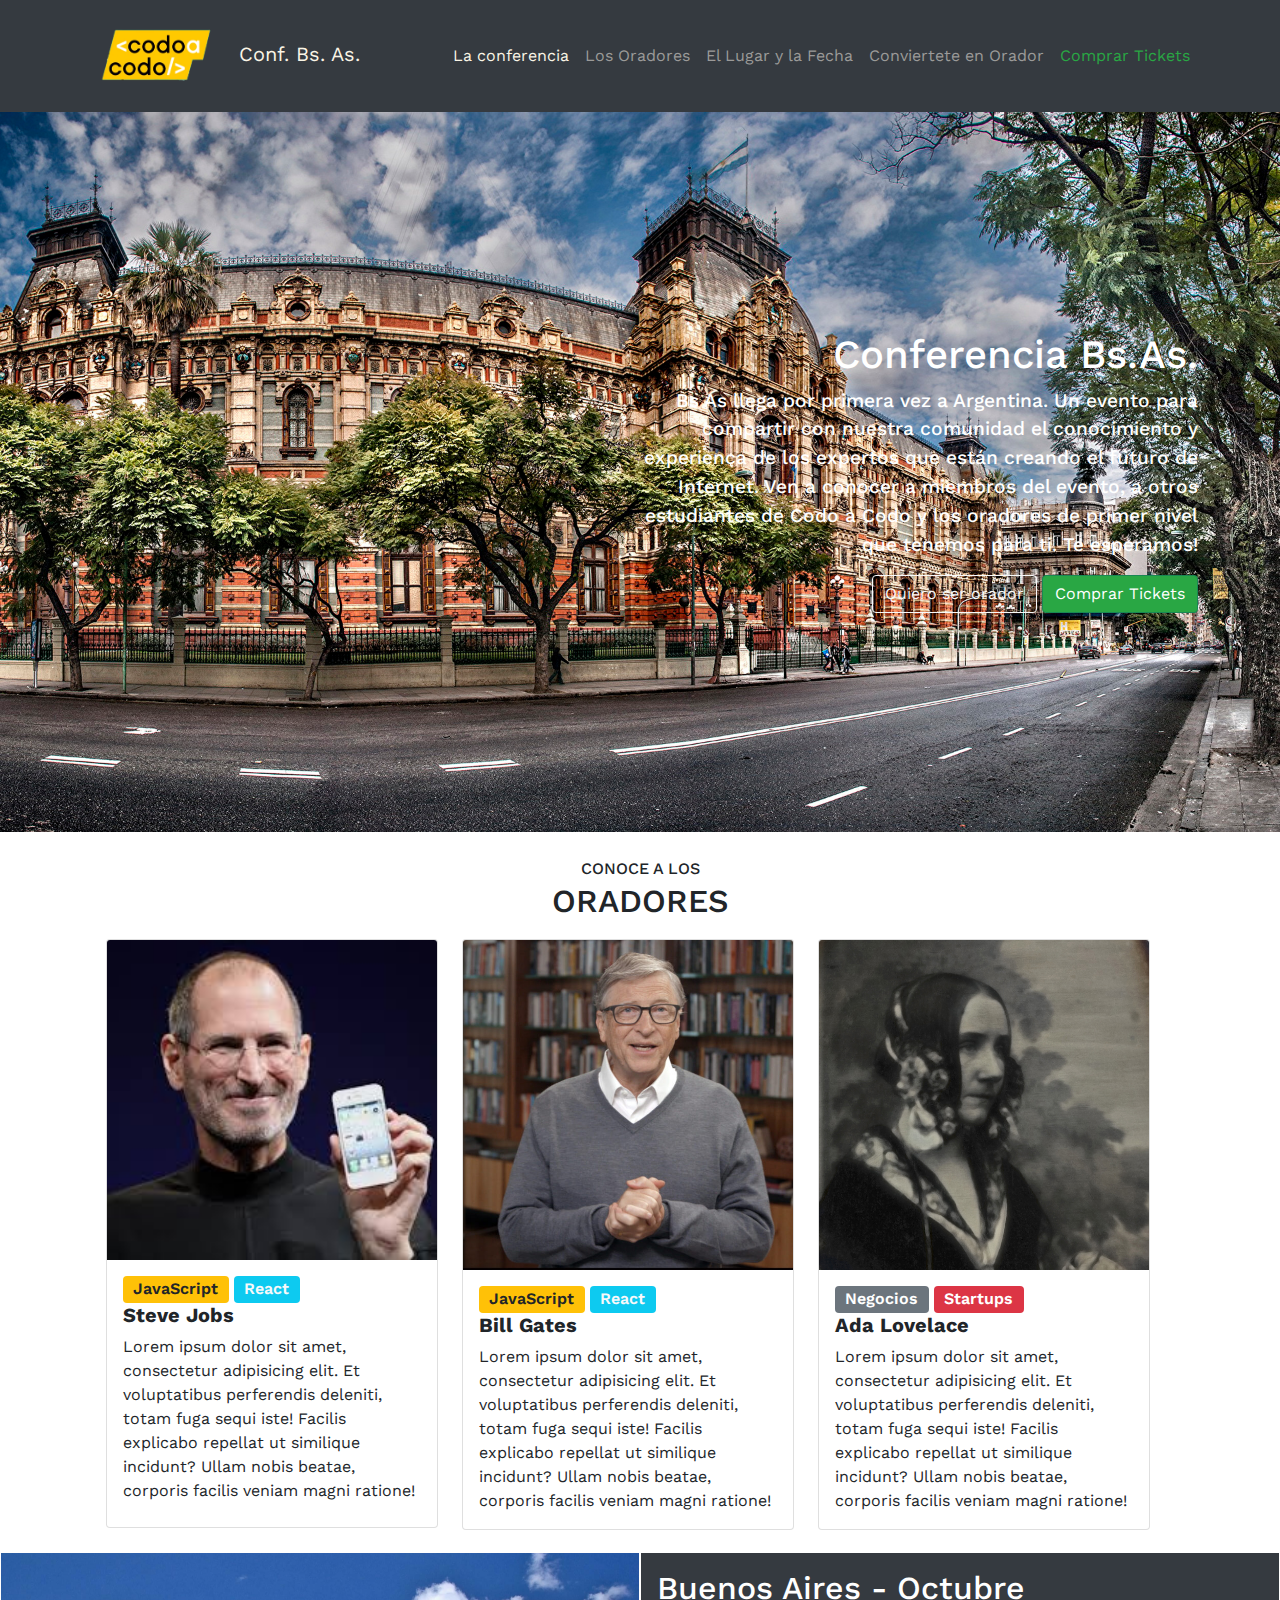
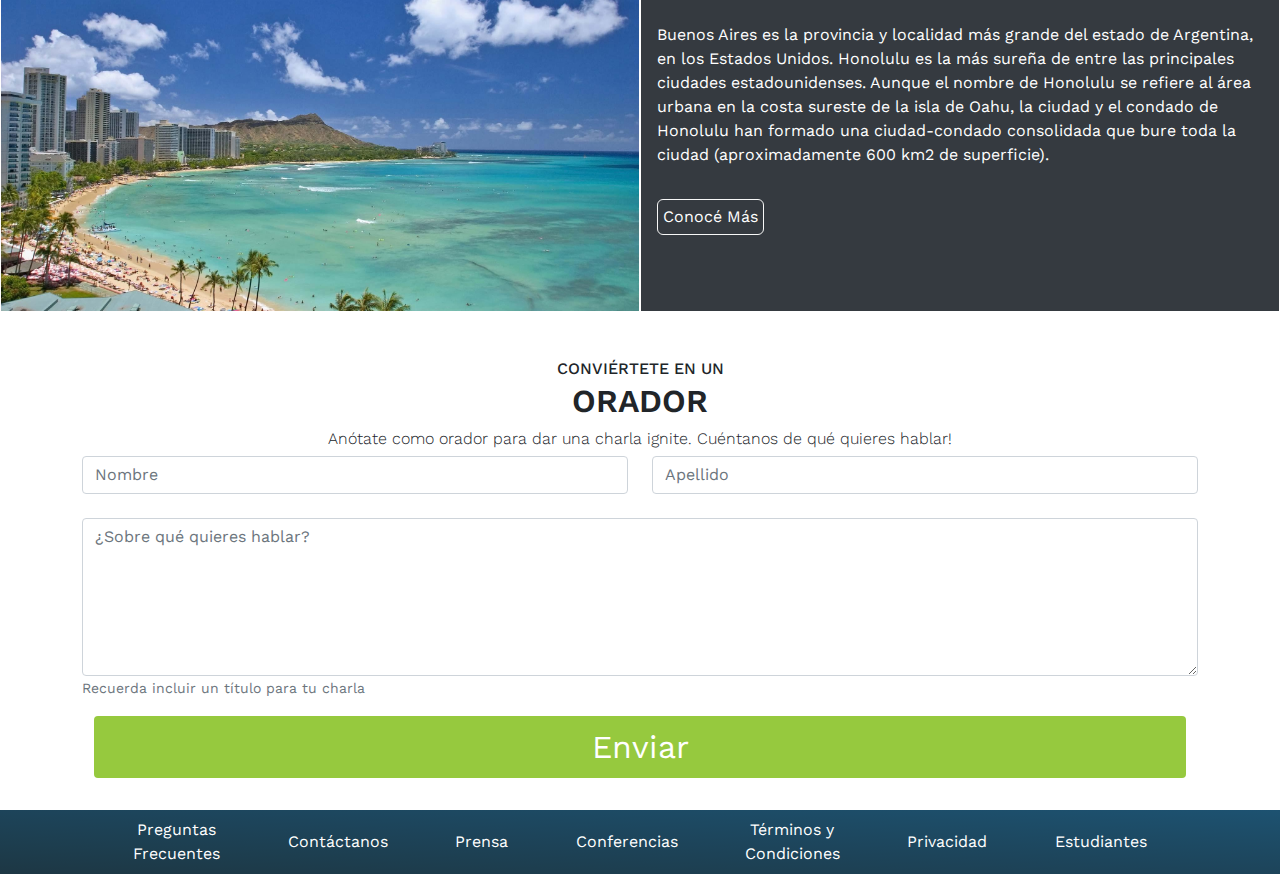
<file: index.html>
<!DOCTYPE html>
<html lang="es">

<head>
    <meta charset="UTF-8">
    <meta http-equiv="X-UA-Compatible" content="IE=edge">
    <meta name="viewport" content="width=device-width, initial-scale=1.0">
    <title>Proyecto</title>
    <link rel="stylesheet" href="./css/bootstrap.min.css">
    <link rel="stylesheet" href="./css/styles.css">
</head>

<body class="body">

    <header class="header">

        <div>
            <nav class="navbar navbar-expand-lg navbar-light colorNav">
                <div class="container">
                    <a class="navbar-brand" href="#">
                        <img src="./assets/img/codoacodo1.png" alt="logo de codo a codo" width="150px">
                        Conf. Bs. As.
                    </a>
                    <button class="navbar-toggler" type="button" data-bs-toggle="collapse" data-bs-target="#navbarNav"
                        aria-controls="navbarNav" aria-expanded="false" aria-label="Toggle navigation">
                        <span class="navbar-toggler-icon"></span>
                    </button>
                    <div class="collapse navbar-collapse" id="navbarNav">
                        <ul class="navbar-nav w-100 justify-content-end">
                            <li class="nav-item">
                                <a class="nav-link active" aria-current="page" href="#conferencia">La conferencia</a>
                            </li>
                            <li class="nav-item">
                                <a class="nav-link" href="#oradores">Los Oradores</a>
                            </li>
                            <li class="nav-item">
                                <a class="nav-link" href="#lugarFecha">El Lugar y la Fecha</a>
                            </li>
                            <li class="nav-item">
                                <a class="nav-link" href="#formulario">Conviertete en Orador</a>
                            <li class="nav-item">
                                <a class="nav-link comprarTickets" href="./pages/comprar_tickets.html">
                                    Comprar Tickets</a>
                            </li>
                        </ul>
                    </div>
                </div>
            </nav>
        </div>

        <section id="conferencia">
            <div id="carouselExampleSlidesOnly" class="carousel slide" data-ride="carousel">
                <div class="carousel-inner">
                    <div class="carousel-item active">
                        <img class="d-block" src="./assets/img/ba1.jpg" alt="First slide">
                        <div class="carousel-caption container">
                            <div class="cont-conferencia">
                                <h1>Conferencia Bs.As.</h1>
                                <p>Bs As llega por primera vez a Argentina. Un evento para compartir con
                                    nuestra comunidad el conocimiento y experienca de los expertos que están creando el
                                    futuro de
                                    Internet. Ven a conocer a miembros del evento, a otros estudiantes de Codo a Codo y
                                    los oradores de
                                    primer nivel que tenemos para ti. Te esperamos!</p>
                                <div class="btnHeader">
                                    <button type="button" class="btn btn-outline-light">Quiero ser orador</button>
                                    <button type="button" class="btn btn-success comprar-tickets">Comprar
                                        Tickets</button>
                                </div>
                            </div>
                        </div>
                    </div>
                    <div class="carousel-item">
                        <img class="d-block" src="./assets/img/ba2.jpg" alt="Second slide">
                        <div class="carousel-caption  container">
                            <div class="cont-conferencia">
                                <h1>Conferencia Bs.As.</h1>
                                <p>Bs As llega por primera vez a Argentina. Un evento para compartir con
                                    nuestra comunidad el conocimiento y experienca de los expertos que están creando el
                                    futuro de
                                    Internet. Ven a conocer a miembros del evento, a otros estudiantes de Codo a Codo y
                                    los oradores de
                                    primer nivel que tenemos para ti. Te esperamos!</p>
                                <div class="btnHeader">
                                    <button type="button" class="btn btn-outline-light">Quiero ser orador</button>
                                    <button type="button" class="btn btn-success comprar-tickets">Comprar
                                        Tickets</button>
                                </div>
                            </div>
                        </div>
                    </div>

                    <div class="carousel-item">
                        <img class="d-block" src="./assets/img/ba3.jpg" alt="Third slide">
                        <div class="carousel-caption  container">
                            <div class="cont-conferencia">
                                <h1>Conferencia Bs.As.</h1>
                                <p>Bs As llega por primera vez a Argentina. Un evento para compartir con
                                    nuestra comunidad el conocimiento y experienca de los expertos que están creando el
                                    futuro de
                                    Internet. Ven a conocer a miembros del evento, a otros estudiantes de Codo a Codo y
                                    los oradores de
                                    primer nivel que tenemos para ti. Te esperamos!</p>
                                <div class="btnHeader">
                                    <button type="button" class="btn btn-outline-light">Quiero ser orador</button>
                                    <button type="button" class="btn btn-success comprar-tickets">Comprar
                                        Tickets</button>
                                </div>
                            </div>
                        </div>
                    </div>
                </div>
            </div>
        </section>
    </header>

    <main>

        <section id="oradores" class="sectionOradores d-flex flex-column justify-content-center container">

            <div class="container text-center">
                <h2 class="text-center"><span class="spanOradores">CONOCE A LOS</span><br>ORADORES</h2>
            </div>

            <div class="container row">
                <div class="col-sm-12 col-md-4">
                    <div class="card pb-2">
                        <img src="./assets/img/steve.jpg" class="card-img-top" alt="Imagen de Steve Jobs">
                        <div class="card-body">
                            <span class="badge bg-warning text-dark">JavaScript</span>
                            <span class="badge bg-info text-light">React</span>
                            <h5 class="card-title">Steve Jobs</h5>
                            <p class="card-text">Lorem ipsum dolor sit amet, consectetur adipisicing elit. Et
                                voluptatibus
                                perferendis
                                deleniti, totam fuga sequi iste! Facilis explicabo repellat ut similique incidunt? Ullam
                                nobis beatae, corporis facilis veniam magni ratione!</p>
                        </div>
                    </div>
                </div>

                <div class="col-sm-12 col-md-4">
                    <div class="card">
                        <img src="./assets/img/bill.jpg" class="card-img-top" alt="Imagen de Bill Gates">
                        <div class="card-body">
                            <span class="badge bg-warning text-dark">JavaScript</span>
                            <span class="badge bg-info text-light">React</span>
                            <h5 class="card-title">Bill Gates</h5>
                            <p class="card-text">Lorem ipsum dolor sit amet, consectetur adipisicing elit. Et
                                voluptatibus
                                perferendis
                                deleniti, totam fuga sequi iste! Facilis explicabo repellat ut similique incidunt? Ullam
                                nobis beatae, corporis facilis veniam magni ratione!</p>
                        </div>
                    </div>
                </div>

                <div class=" col-sm-12 col-md-4">

                    <div class="card">
                        <img src="./assets/img/ada.jpeg" class="card-img-top" alt="Imagen de Ada Lovelace">
                        <div class="card-body">
                            <span class="badge bg-secondary">Negocios</span>
                            <span class="badge bg-danger">Startups</span>
                            <h5 class="card-title">Ada Lovelace</h5>
                            <p class="card-text">Lorem ipsum dolor sit amet, consectetur adipisicing elit. Et
                                voluptatibus
                                perferendis
                                deleniti, totam fuga sequi iste! Facilis explicabo repellat ut similique incidunt? Ullam
                                nobis beatae, corporis facilis veniam magni ratione!</p>
                        </div>
                    </div>
                </div>

            </div>

        </section>

        <section id="lugarFecha" class="container-fluid">

            <div class="row contHonolulu">
                <div class="col-sm-12 col-md-6 honolulu"></div>
                <div class="col-sm-12 col-md-6 textoHonolulu">
                    <h2>Buenos Aires - Octubre</h2>
                    <p>Buenos Aires es la provincia y localidad más grande del estado de Argentina, en los Estados
                        Unidos.
                        Honolulu es la más sureña de entre las principales ciudades estadounidenses. Aunque el nombre de
                        Honolulu se refiere al área urbana en la costa sureste de la isla de Oahu, la ciudad y el
                        condado de
                        Honolulu han formado una ciudad-condado consolidada que bure toda la ciudad (aproximadamente 600
                        km2
                        de superficie).</p>
                    <a href="">Conocé Más</a>
                </div>
            </div>
        </section>

        <section class="secForm" id="formulario">

            <div class="container text-center">
                <h2><span>CONVIÉRTETE EN UN</span><br>ORADOR</h2>
                <h3>Anótate como orador para dar una charla ignite. Cuéntanos de qué quieres hablar!</h3>
            </div>

            <form class="container">
                <div class="row">

                    <div class="col">
                        <input type="text" class="form-control" placeholder="Nombre">
                    </div>

                    <div class="col">
                        <input type="text" class="form-control" placeholder="Apellido">
                    </div>

                </div>

                <div class="form-group">
                    <label for="exampleFormControlTextarea1"></label>
                    <textarea class="form-control" id="exampleFormControlTextarea1" rows="6"
                        placeholder="¿Sobre qué quieres hablar?"></textarea>
                    <small id="passwordHelpBlock" class="form-text text-muted">
                        Recuerda incluir un título para tu charla
                    </small>
                </div>

                <div class="container">
                    <button type="submit" class="btn w-100">Enviar</button>
                </div>
            </form>

        </section>
    </main>

    <footer class="container-fluid cont-footer">
        <div class="container">
            <div class="row">
                <div class="col-12 text-center">
                    <nav class="nav flex-column flex-md-row justify-content-lg-evenly align-items-lg-center nav-footer">
                        <a class="nav-link" href="#">Preguntas <br> Frecuentes</a>
                        <a class="nav-link" href="#">Contáctanos</a>
                        <a class="nav-link" href="#">Prensa</a>
                        <a class="nav-link" href="#">Conferencias</a>
                        <a class="nav-link" href="#">Términos y <br> Condiciones</a>
                        <a class="nav-link" href="#">Privacidad</a>
                        <a class="nav-link" href="#">Estudiantes</a>
                    </nav>
                </div>
            </div>
        </div>
    </footer>

    <script src="./js/bootstrap.bundle.min.js"></script>
</body>

</html>
</file>
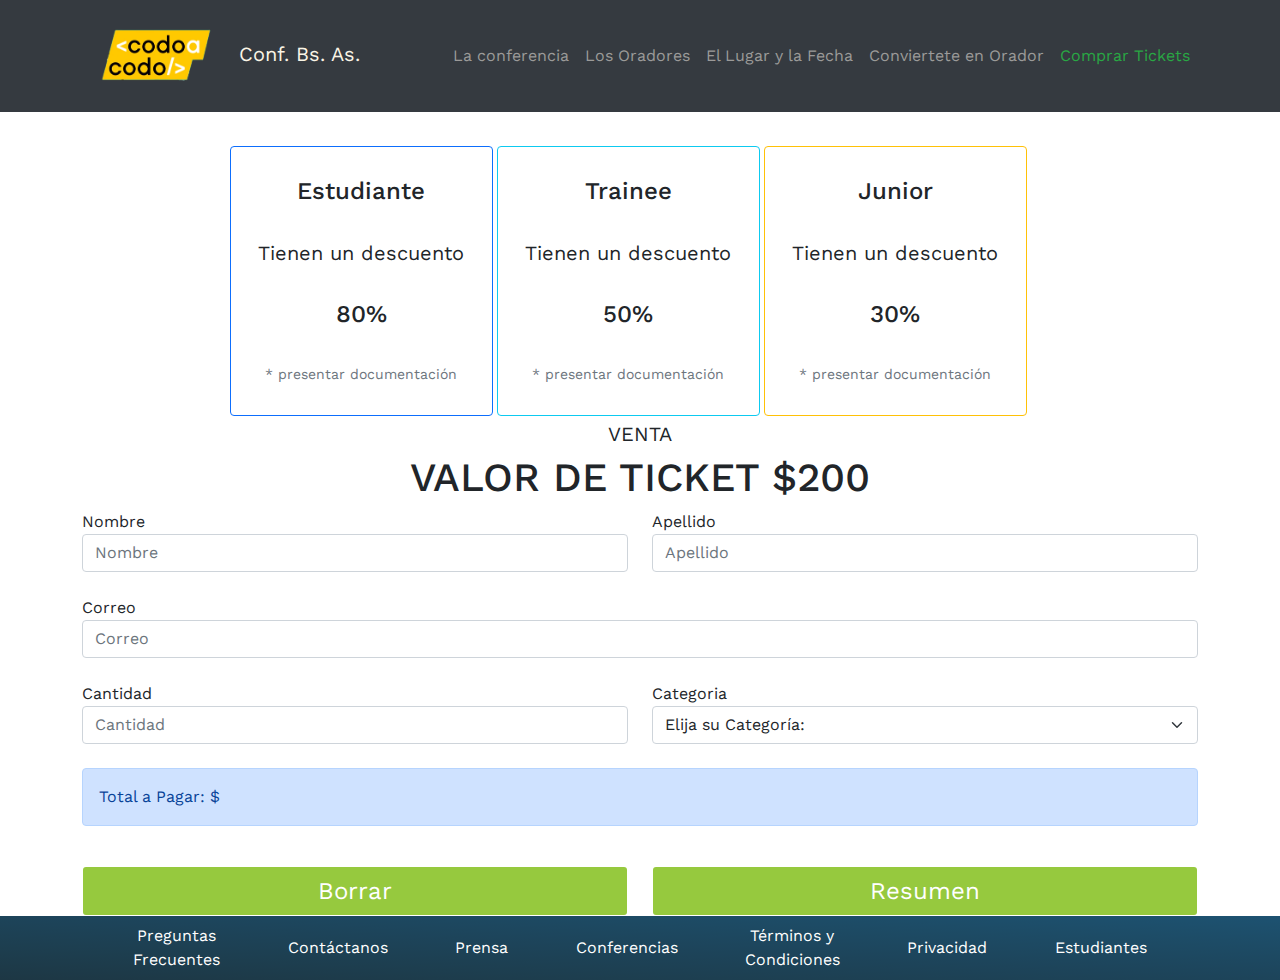
<file: pages/comprar_tickets.html>
<!DOCTYPE html>
<html lang="es">

<head>
    <meta charset="UTF-8">
    <meta http-equiv="X-UA-Compatible" content="IE=edge">
    <meta name="viewport" content="width=device-width, initial-scale=1.0">
    <title>Proyecto</title>
    <link rel="stylesheet" href="../css/bootstrap.css">
    <link rel="stylesheet" href="../css/styles.css">
</head>

<body class="body d-flex flex-column min-vh-100">

    <header class="header">

        <div>
            <nav class="navbar navbar-expand-lg navbar-light colorNav">
                <div class="container">
                    <a class="navbar-brand" href="#">
                        <img src="../assets/img/codoacodo1.png" alt="logo de codo a codo" width="150px">
                        Conf. Bs. As.
                    </a>
                    <button class="navbar-toggler" type="button" data-bs-toggle="collapse" data-bs-target="#navbarNav"
                        aria-controls="navbarNav" aria-expanded="false" aria-label="Toggle navigation">
                        <span class="navbar-toggler-icon"></span>
                    </button>
                    <div class="collapse navbar-collapse" id="navbarNav">
                        <ul class="navbar-nav w-100 justify-content-end">
                            <li class="nav-item">
                                <a class="nav-link" href="../index.html">La conferencia</a>
                            </li>
                            <li class="nav-item">
                                <a class="nav-link" href="../index.html#oradores">Los Oradores</a>
                            </li>
                            <li class="nav-item">
                                <a class="nav-link" href="../index.html#lugarFecha">El Lugar y la Fecha</a>
                            </li>
                            <li class="nav-item">
                                <a class="nav-link" href="../index.html#formulario">Conviertete en Orador</a>
                            <li class="nav-item">
                                <a class="nav-link comprarTickets" aria-current="page"
                                    href="#/pages/comprar_tickets.html">
                                    Comprar Tickets</a>
                            </li>
                        </ul>
                    </div>
                </div>
            </nav>
        </div>
    </header>
    <main>
        <section class="container mt-4 cardsPrecios">
            <div class="container row h-100 justify-content-center">
                <div class="col-sm-12 col-md-3 gx-1 mb-4 h-100">
                    <div class="card h-100 border border-primary">
                        <div class="card-body d-flex flex-column justify-content-around text-center h-100">
                            <h4>Estudiante</h4>
                            <h5 class="descuento">Tienen un descuento</h5>
                            <h4>80%</h4>
                            <small class="text-muted">* presentar documentación</small>
                        </div>
                    </div>
                </div>

                <div class="col-sm-12 col-md-3 gx-1 mb-4 h-100">
                    <div class="card h-100 border border-info">
                        <div class="card-body d-flex flex-column justify-content-around text-center h-100">
                            <h4>Trainee</h4>
                            <h5 class="descuento">Tienen un descuento</h5>
                            <h4>50%</h4>
                            <small class="text-muted">* presentar documentación</small>
                        </div>
                    </div>
                </div>

                <div class=" col-sm-12 col-md-3 gx-1 mb-4 h-100">
                    <div class="card h-100 border border-warning">
                        <div class="card-body d-flex flex-column justify-content-around text-center h-100">
                            <h4>Junior</h4>
                            <h5 class="descuento">Tienen un descuento</h5>
                            <h4>30%</h4>
                            <small class="text-muted">* presentar documentación</small>
                        </div>
                    </div>
                </div>
            </div>
        </section>


        <section id="form" class="formVenta mt-3 h-80">

            <div class="container text-center">
                <h5 class="venta">VENTA</h5>
                <h1>VALOR DE TICKET $200</h1>
            </div>

            <form class="container" action="/Nowhere" id="form">
                <div class=" form-group row">
                    <div class="col-sm-12 col-md-6 mb-4">
                        <label for="name">Nombre<span id="nameSpan"></span></label>
                        <input id="name" type="text" class="form-control" placeholder="Nombre">
                    </div>
                    <div class="col-sm-12 col-md-6 mb-4">
                        <label for="lastName">Apellido<span id="lastNameSpan"></span></label>
                        <input id="lastName" type="text" class="form-control" placeholder="Apellido">
                    </div>
                </div>
                <div class="form-group mb-4 row">
                    <div class="col">
                        <label for="mail">Correo<span id="mailSpan"></span></label>
                        <input id="mail" class="form-control" placeholder="Correo">
                    </div>
                </div>
                <div class="form-group row">
                    <div class="col-sm-12 col-md-6 mb-4">
                        <label for="qtyInput">Cantidad<span id="qtySpan"></span></label>
                        <input id="qtyInput" name="qtyInput" type="number" min="1" class="form-control"
                            placeholder="Cantidad">
                    </div>
                    <div class="col-sm-12 col-md-6 mb-sm-4 mb-4">
                        <label for="catInput">Categoria<span id="catSpan"></span></label>
                        <select id="catInput" name="catInput" class="form-select" placeholder="Elija su categoría:">
                            <option value="0" selected>Elija su Categoría:</option>
                            <option value="0.2">Estudiante</option>
                            <option value="0.5">Trainee</option>
                            <option value="0.7">Junior</option>
                            <option value="1">Otro/a</option>
                        </select>
                    </div>
                    <div class="container">
                        <div class="alert alert-primary" role="alert">
                            Total a Pagar: $<span id="price"></span>
                        </div>
                    </div>
                </div>
                <div class="row mt-4">
                    <div class="col-lg-6 col-md-12 mb-3 mb-lg-0">
                        <button id="reset" type="reset" class="btn btn-block form-control">Borrar</button>
                    </div>
                    <div class="col-lg-6 col-md-12 mb-3 mb-lg-0">
                        <button id="submit" type="submit" class="btn btn-block form-control">Resumen</button>
                    </div>
                </div>
            </form>
        </section>
    </main>

    <footer class="container-fluid cont-footer mt-5 mt-md-auto">
        <div class="container">
            <div class="row">
                <div class="col-12 text-center">
                    <nav class="nav flex-column flex-md-row justify-content-lg-evenly align-items-lg-center nav-footer">
                        <a class="nav-link" href="#">Preguntas <br> Frecuentes</a>
                        <a class="nav-link" href="#">Contáctanos</a>
                        <a class="nav-link" href="#">Prensa</a>
                        <a class="nav-link" href="#">Conferencias</a>
                        <a class="nav-link" href="#">Términos y <br> Condiciones</a>
                        <a class="nav-link" href="#">Privacidad</a>
                        <a class="nav-link" href="#">Estudiantes</a>
                    </nav>
                </div>
            </div>
        </div>
    </footer>

    <script src="../js/bootstrap.bundle.min.js"></script>
    <script src="../js/app.js"></script>
</body>
</file>
<file: css/styles.css>
@import url('https://fonts.googleapis.com/css2?family=Roboto:wght@300;400;500;700&family=Work+Sans:wght@100;300;400;500;600;700&display=swap');

* {
    margin: 0;
    padding: 0;
    box-sizing: border-box;
}

body {
    font-family: 'Roboto', sans-serif;
    font-family: 'Work Sans', sans-serif;
    font-weight: 400;
}

.colorNav {
    background-color: #353a40;
}

.container .navbar-brand {
    color: #FAF5E6;
}

.navbar-light .navbar-nav .nav-link.active {
    color: #FAF5E6
}

.navbar-light .navbar-nav .nav-link {
    color: #9B9A99;
}

.navbar-light .navbar-nav .comprarTickets {
    color: #29A744;
}


.carousel-inner {
    height: 80vh;
}

.carousel-item {
    height: 100%;
}

.carousel-item img {
    width: 100%;
    height: 100%;
    object-fit: cover;
    object-position: center;
    overflow: hidden;
}

.carousel-caption {
    display: flex;
    flex-direction: column;
    justify-content: center;
    align-items: center;
    top: 0;
    right: 0;
    bottom: 0;
    left: 0;
}

.carousel-caption p {
    font-weight: 500;
    font-size: 1.2rem;
}

.carousel-caption .cont-conferencia .comprar-tickets {
    background-color: #29A744;
}

.sectionOradores h2 {
    font-size: 2rem;
    font-weight: 530;
}

.sectionOradores .spanOradores {
    font-size: 1rem;
    font-weight: 500;
}

.card {
    margin: 10px 0;
}

.card .card-body span {
    font-weight: 600;
    font-size: 1em;
}

.card .card-body .card-title {
    font-weight: 700;
}

.contHonolulu {
    height: 100vh;
}

.honolulu {
    height: 50%;
    background-image: url(../assets/img/honolulu.jpg);
    background-size: cover;
    background-position: center;
    background-repeat: no-repeat;
    border: 1px solid rgb(255, 254, 254);
}


.textoHonolulu {
    height: 50%;
    padding: 1rem;
    border: 1px solid white;
    color: white;
    background-color: #353a40;
    line-height: 1.5rem;
}


.textoHonolulu h2 {
    margin-bottom: 1rem;
}

.textoHonolulu a {
    margin-top: 1rem;
    padding: 0.3rem;
    background-color: transparent;
    color: #ffffff;
    border: 1px solid #f7f7f7;
    border-radius: 6px;
    font-size: 1rem;
    text-decoration: none;
    display: inline-block;
}

.secForm {
    margin: 2rem 0;
}

.secForm h2 {
    font-size: 2rem;
    font-weight: 600;
}

.secForm span {
    font-size: 1rem;
    font-weight: 500;
}

.secForm h3 {
    margin-top: 0.5rem;
    font-size: 1rem;
    font-weight: 300;
    text-align: center;
}

.secForm .btn {
    margin-top: 1rem;
    color: white;
    background-color: #96C93E;
    font-size: 2rem;
}

.cont-footer {
    background-image: linear-gradient(to right top, #1d3744, #1d3e4f, #1d445a, #1d4b65, #1d5271);
}

.cont-footer .nav-link {
    color: white;
}


.descuento {
    font-weight: 400;
}

.err {
    color: red;
}

.venta {
    font-weight: 400;
}

.formVenta .btn {
    color: white;
    background-color: #96C93E;
    font-size: 1.5rem;
}

/*
.footer {
    width: 100%;
    height: 30vh;
    background-image: linear-gradient(to right top, #1d3744, #1d3e4f, #1d445a, #1d4b65, #1d5271);
    display: flex;
    flex-direction: column;
    justify-content: space-evenly;
    align-items: center;
}

.footer a {
    text-decoration: none;
    color: #ffffff;
}
*/
@media screen and (min-width: 768px) {


    .contenedorNav {
        height: 12%;
        flex-direction: row;
        align-items: normal;
    }

    .contenedorLogo {
        margin-bottom: 0rem;
        justify-content: space-around;
        align-items: center;
    }

    .listaNav {
        flex-direction: row;
    }

    .carousel-caption {
        justify-content: center;
        align-items: flex-end;
        text-align: right;
    }

    .cont-conferencia {
        width: 50%;
    }

    .sectionOradores {
        height: 80vh;
    }

    .contHonolulu {
        height: 40vh;
    }

    .honolulu {
        height: 100%;
    }

    .textoHonolulu {
        height: 100%;
    }

    .cardsPrecios {
        height: 30vh;
    }
}
</file>
